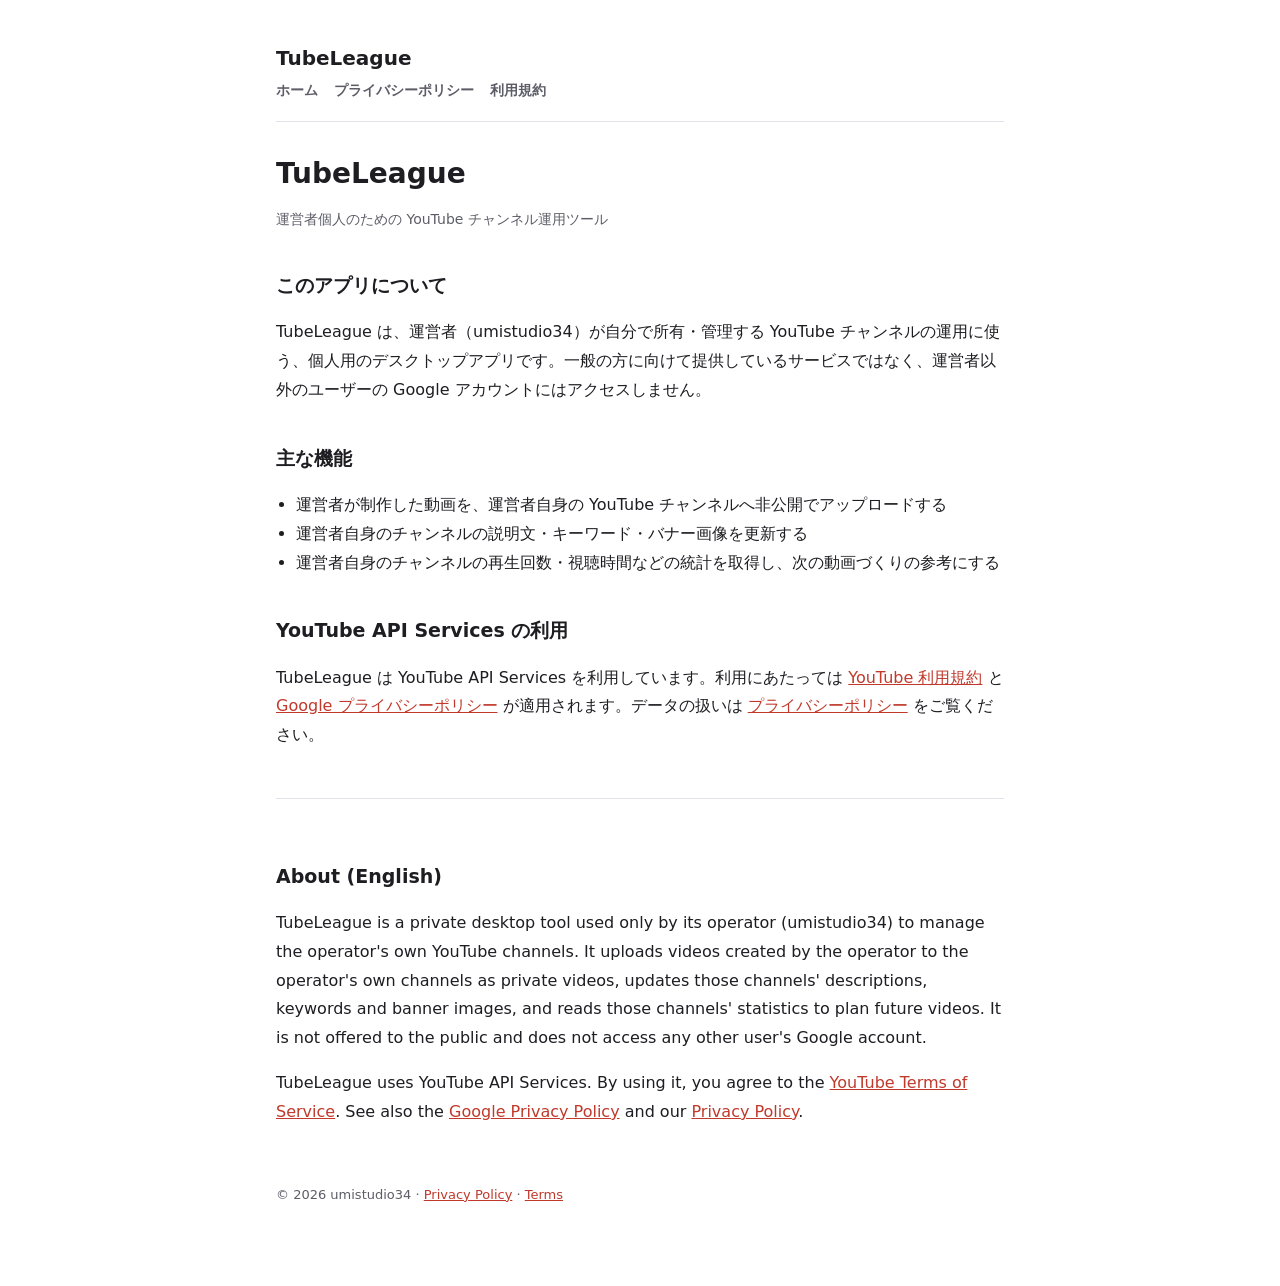
<file: index.html>
<!doctype html>
<html lang="ja">
<head>
<meta charset="utf-8">
<meta name="viewport" content="width=device-width, initial-scale=1">
<title>TubeLeague</title>
<meta name="description" content="TubeLeague は、運営者が自分のYouTubeチャンネルに動画をアップロードし、成績を確認するための個人用ツールです。">
<link rel="stylesheet" href="style.css">
</head>
<body>
<main>
<header>
  <a href="./">TubeLeague</a>
  <nav><a href="./">ホーム</a><a href="privacy.html">プライバシーポリシー</a><a href="terms.html">利用規約</a></nav>
</header>

<h1>TubeLeague</h1>
<p class="muted">運営者個人のための YouTube チャンネル運用ツール</p>

<h2>このアプリについて</h2>
<p>TubeLeague は、運営者（umistudio34）が自分で所有・管理する YouTube チャンネルの運用に使う、個人用のデスクトップアプリです。一般の方に向けて提供しているサービスではなく、運営者以外のユーザーの Google アカウントにはアクセスしません。</p>

<h2>主な機能</h2>
<ul>
  <li>運営者が制作した動画を、運営者自身の YouTube チャンネルへ非公開でアップロードする</li>
  <li>運営者自身のチャンネルの説明文・キーワード・バナー画像を更新する</li>
  <li>運営者自身のチャンネルの再生回数・視聴時間などの統計を取得し、次の動画づくりの参考にする</li>
</ul>

<h2>YouTube API Services の利用</h2>
<p>TubeLeague は YouTube API Services を利用しています。利用にあたっては <a href="https://www.youtube.com/t/terms">YouTube 利用規約</a> と <a href="https://policies.google.com/privacy">Google プライバシーポリシー</a> が適用されます。データの扱いは <a href="privacy.html">プライバシーポリシー</a> をご覧ください。</p>

<section class="lang" lang="en">
<h2>About (English)</h2>
<p>TubeLeague is a private desktop tool used only by its operator (umistudio34) to manage the operator's own YouTube channels. It uploads videos created by the operator to the operator's own channels as private videos, updates those channels' descriptions, keywords and banner images, and reads those channels' statistics to plan future videos. It is not offered to the public and does not access any other user's Google account.</p>
<p>TubeLeague uses YouTube API Services. By using it, you agree to the <a href="https://www.youtube.com/t/terms">YouTube Terms of Service</a>. See also the <a href="https://policies.google.com/privacy">Google Privacy Policy</a> and our <a href="privacy.html">Privacy Policy</a>.</p>
</section>

<footer>© 2026 umistudio34 · <a href="privacy.html">Privacy Policy</a> · <a href="terms.html">Terms</a></footer>
</main>
</body>
</html>
</file>
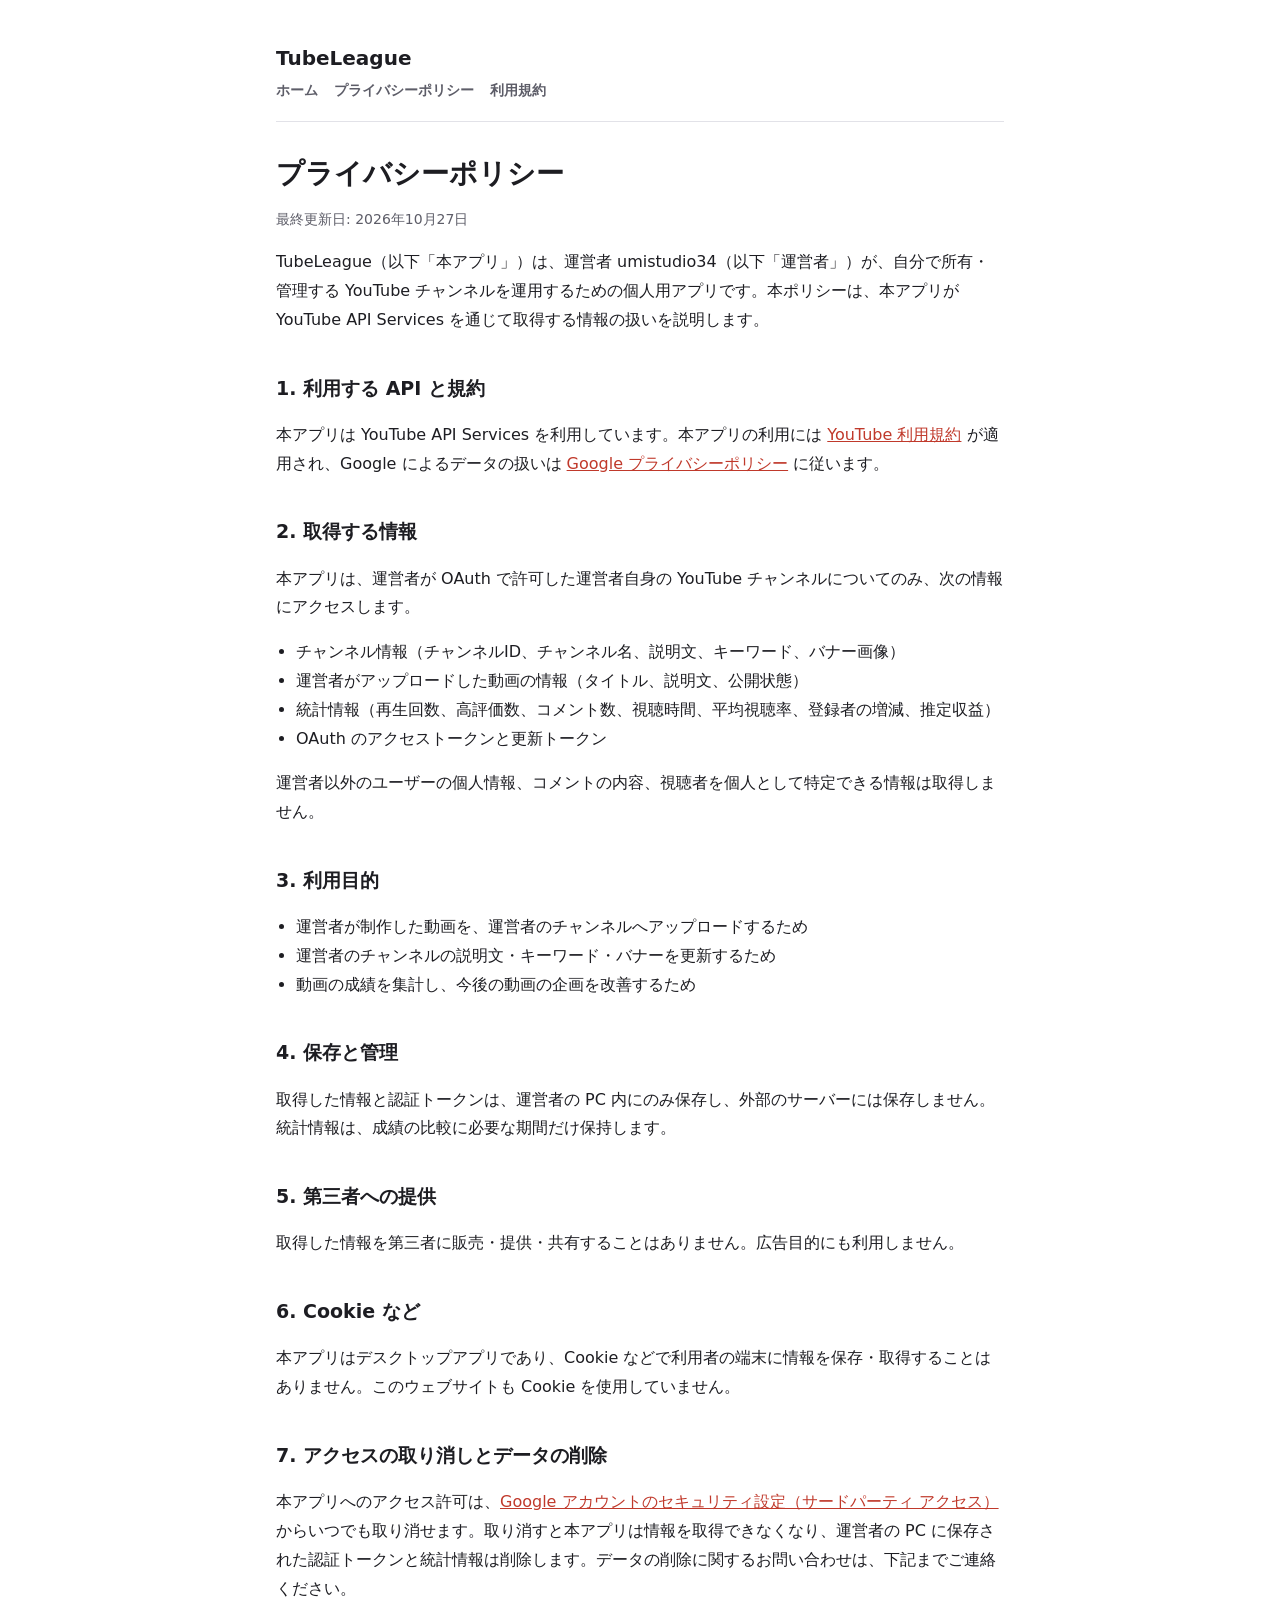
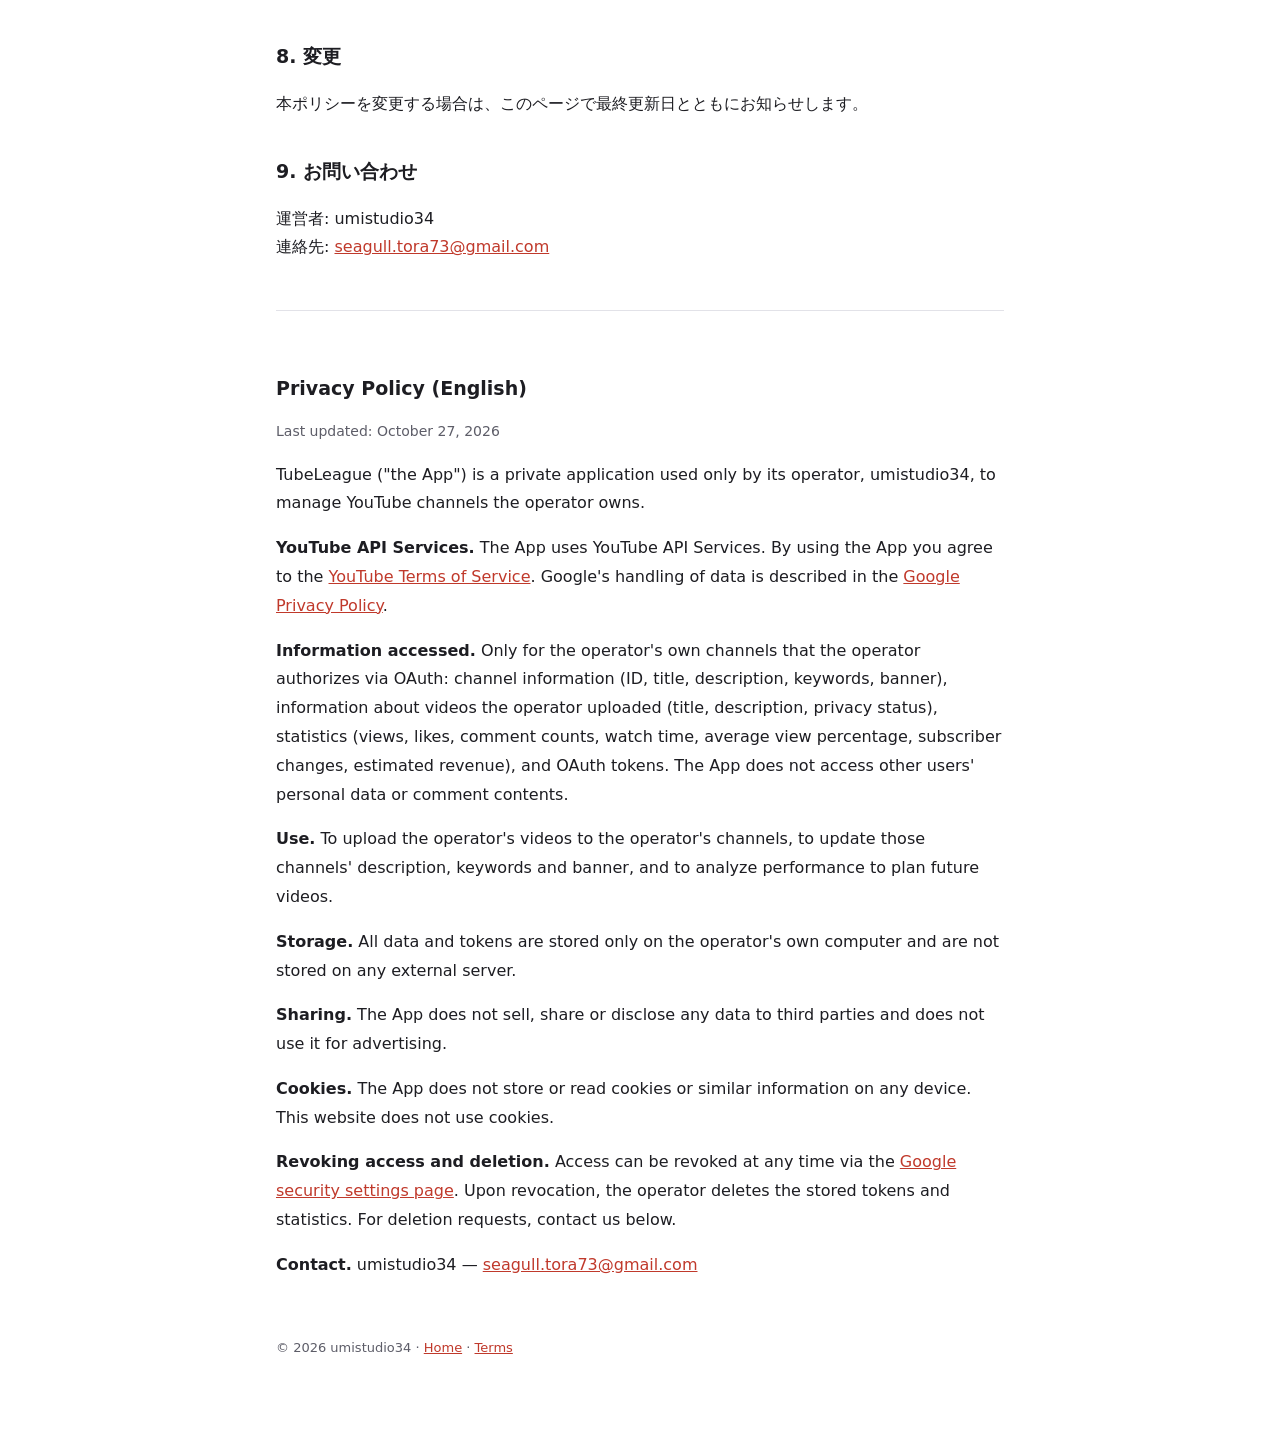
<file: privacy.html>
<!doctype html>
<html lang="ja">
<head>
<meta charset="utf-8">
<meta name="viewport" content="width=device-width, initial-scale=1">
<title>TubeLeague プライバシーポリシー</title>
<link rel="stylesheet" href="style.css">
</head>
<body>
<main>
<header>
  <a href="./">TubeLeague</a>
  <nav><a href="./">ホーム</a><a href="privacy.html">プライバシーポリシー</a><a href="terms.html">利用規約</a></nav>
</header>

<h1>プライバシーポリシー</h1>
<p class="muted">最終更新日: 2026年10月27日</p>

<p>TubeLeague（以下「本アプリ」）は、運営者 umistudio34（以下「運営者」）が、自分で所有・管理する YouTube チャンネルを運用するための個人用アプリです。本ポリシーは、本アプリが YouTube API Services を通じて取得する情報の扱いを説明します。</p>

<h2>1. 利用する API と規約</h2>
<p>本アプリは YouTube API Services を利用しています。本アプリの利用には <a href="https://www.youtube.com/t/terms">YouTube 利用規約</a> が適用され、Google によるデータの扱いは <a href="https://policies.google.com/privacy">Google プライバシーポリシー</a> に従います。</p>

<h2>2. 取得する情報</h2>
<p>本アプリは、運営者が OAuth で許可した運営者自身の YouTube チャンネルについてのみ、次の情報にアクセスします。</p>
<ul>
  <li>チャンネル情報（チャンネルID、チャンネル名、説明文、キーワード、バナー画像）</li>
  <li>運営者がアップロードした動画の情報（タイトル、説明文、公開状態）</li>
  <li>統計情報（再生回数、高評価数、コメント数、視聴時間、平均視聴率、登録者の増減、推定収益）</li>
  <li>OAuth のアクセストークンと更新トークン</li>
</ul>
<p>運営者以外のユーザーの個人情報、コメントの内容、視聴者を個人として特定できる情報は取得しません。</p>

<h2>3. 利用目的</h2>
<ul>
  <li>運営者が制作した動画を、運営者のチャンネルへアップロードするため</li>
  <li>運営者のチャンネルの説明文・キーワード・バナーを更新するため</li>
  <li>動画の成績を集計し、今後の動画の企画を改善するため</li>
</ul>

<h2>4. 保存と管理</h2>
<p>取得した情報と認証トークンは、運営者の PC 内にのみ保存し、外部のサーバーには保存しません。統計情報は、成績の比較に必要な期間だけ保持します。</p>

<h2>5. 第三者への提供</h2>
<p>取得した情報を第三者に販売・提供・共有することはありません。広告目的にも利用しません。</p>

<h2>6. Cookie など</h2>
<p>本アプリはデスクトップアプリであり、Cookie などで利用者の端末に情報を保存・取得することはありません。このウェブサイトも Cookie を使用していません。</p>

<h2>7. アクセスの取り消しとデータの削除</h2>
<p>本アプリへのアクセス許可は、<a href="https://myaccount.google.com/permissions">Google アカウントのセキュリティ設定（サードパーティ アクセス）</a> からいつでも取り消せます。取り消すと本アプリは情報を取得できなくなり、運営者の PC に保存された認証トークンと統計情報は削除します。データの削除に関するお問い合わせは、下記までご連絡ください。</p>

<h2>8. 変更</h2>
<p>本ポリシーを変更する場合は、このページで最終更新日とともにお知らせします。</p>

<h2>9. お問い合わせ</h2>
<p>運営者: umistudio34<br>連絡先: <a href="mailto:seagull.tora73@gmail.com">seagull.tora73@gmail.com</a></p>

<section class="lang" lang="en">
<h2>Privacy Policy (English)</h2>
<p class="muted">Last updated: October 27, 2026</p>
<p>TubeLeague ("the App") is a private application used only by its operator, umistudio34, to manage YouTube channels the operator owns.</p>
<p><b>YouTube API Services.</b> The App uses YouTube API Services. By using the App you agree to the <a href="https://www.youtube.com/t/terms">YouTube Terms of Service</a>. Google's handling of data is described in the <a href="https://policies.google.com/privacy">Google Privacy Policy</a>.</p>
<p><b>Information accessed.</b> Only for the operator's own channels that the operator authorizes via OAuth: channel information (ID, title, description, keywords, banner), information about videos the operator uploaded (title, description, privacy status), statistics (views, likes, comment counts, watch time, average view percentage, subscriber changes, estimated revenue), and OAuth tokens. The App does not access other users' personal data or comment contents.</p>
<p><b>Use.</b> To upload the operator's videos to the operator's channels, to update those channels' description, keywords and banner, and to analyze performance to plan future videos.</p>
<p><b>Storage.</b> All data and tokens are stored only on the operator's own computer and are not stored on any external server.</p>
<p><b>Sharing.</b> The App does not sell, share or disclose any data to third parties and does not use it for advertising.</p>
<p><b>Cookies.</b> The App does not store or read cookies or similar information on any device. This website does not use cookies.</p>
<p><b>Revoking access and deletion.</b> Access can be revoked at any time via the <a href="https://security.google.com/settings/security/permissions">Google security settings page</a>. Upon revocation, the operator deletes the stored tokens and statistics. For deletion requests, contact us below.</p>
<p><b>Contact.</b> umistudio34 — <a href="mailto:seagull.tora73@gmail.com">seagull.tora73@gmail.com</a></p>
</section>

<footer>© 2026 umistudio34 · <a href="./">Home</a> · <a href="terms.html">Terms</a></footer>
</main>
</body>
</html>
</file>
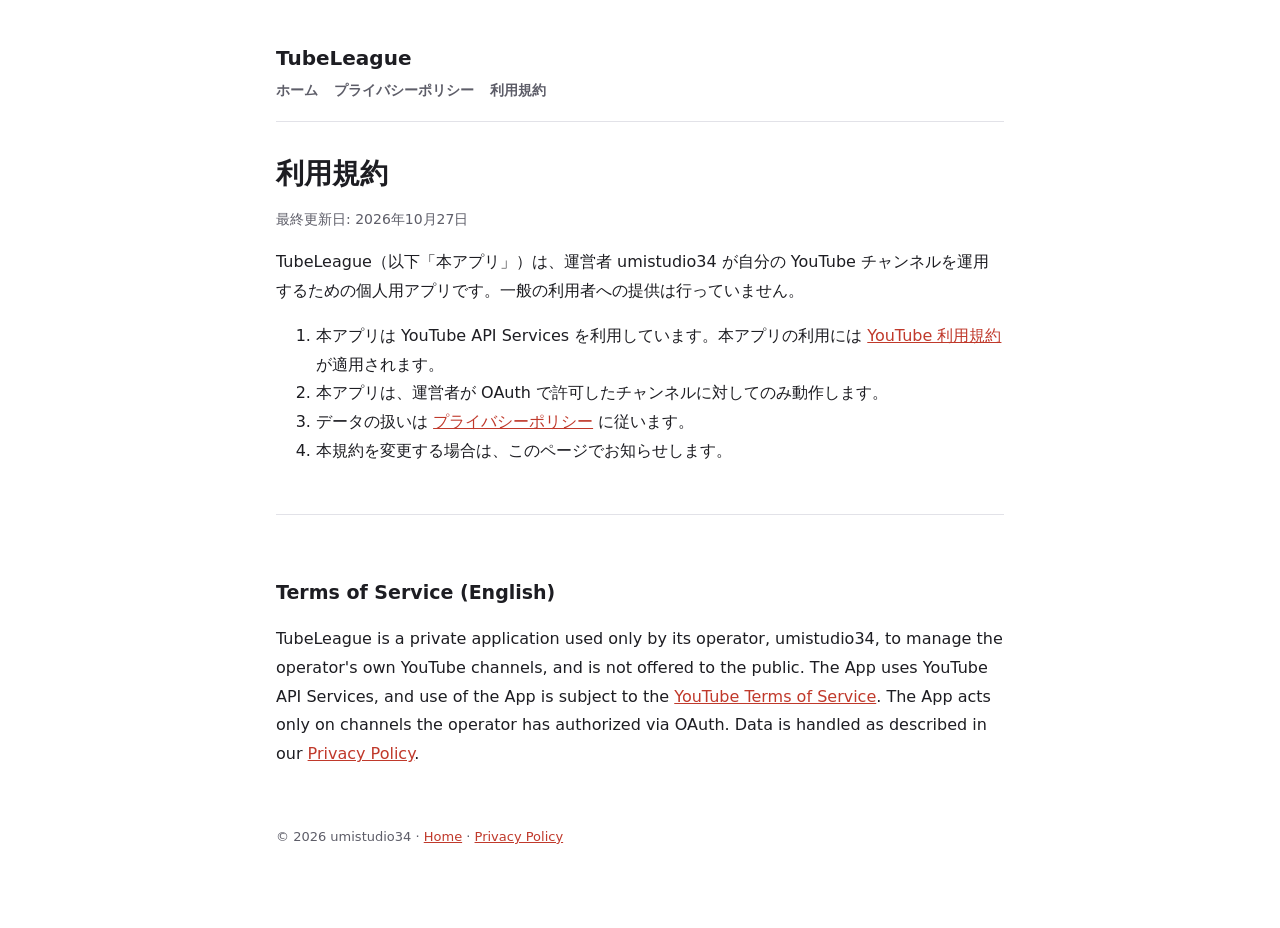
<file: terms.html>
<!doctype html>
<html lang="ja">
<head>
<meta charset="utf-8">
<meta name="viewport" content="width=device-width, initial-scale=1">
<title>TubeLeague 利用規約</title>
<link rel="stylesheet" href="style.css">
</head>
<body>
<main>
<header>
  <a href="./">TubeLeague</a>
  <nav><a href="./">ホーム</a><a href="privacy.html">プライバシーポリシー</a><a href="terms.html">利用規約</a></nav>
</header>

<h1>利用規約</h1>
<p class="muted">最終更新日: 2026年10月27日</p>

<p>TubeLeague（以下「本アプリ」）は、運営者 umistudio34 が自分の YouTube チャンネルを運用するための個人用アプリです。一般の利用者への提供は行っていません。</p>
<ol>
  <li>本アプリは YouTube API Services を利用しています。本アプリの利用には <a href="https://www.youtube.com/t/terms">YouTube 利用規約</a> が適用されます。</li>
  <li>本アプリは、運営者が OAuth で許可したチャンネルに対してのみ動作します。</li>
  <li>データの扱いは <a href="privacy.html">プライバシーポリシー</a> に従います。</li>
  <li>本規約を変更する場合は、このページでお知らせします。</li>
</ol>

<section class="lang" lang="en">
<h2>Terms of Service (English)</h2>
<p>TubeLeague is a private application used only by its operator, umistudio34, to manage the operator's own YouTube channels, and is not offered to the public. The App uses YouTube API Services, and use of the App is subject to the <a href="https://www.youtube.com/t/terms">YouTube Terms of Service</a>. The App acts only on channels the operator has authorized via OAuth. Data is handled as described in our <a href="privacy.html">Privacy Policy</a>.</p>
</section>

<footer>© 2026 umistudio34 · <a href="./">Home</a> · <a href="privacy.html">Privacy Policy</a></footer>
</main>
</body>
</html>
</file>
<file: style.css>
:root { --bg: #ffffff; --fg: #1d1d22; --muted: #5d5d68; --line: #e2e2e8; --accent: #c0392b; }
@media (prefers-color-scheme: dark) {
  :root { --bg: #131318; --fg: #ececf1; --muted: #a2a2ae; --line: #2c2c36; --accent: #ef6a5a; }
}
* { box-sizing: border-box; }
body { margin: 0; background: var(--bg); color: var(--fg); font: 16px/1.8 "BIZ UDPGothic", "Hiragino Sans", "Noto Sans JP", system-ui, sans-serif; }
main { max-width: 760px; margin: 0 auto; padding: 40px 16px 80px; }
header { border-bottom: 1px solid var(--line); margin-bottom: 32px; padding-bottom: 16px; }
header a { color: var(--fg); text-decoration: none; font-weight: 700; font-size: 20px; }
nav a { color: var(--muted); margin-right: 16px; font-size: 14px; }
h1 { font-size: 28px; line-height: 1.4; margin: 0 0 8px; }
h2 { font-size: 19px; margin: 36px 0 8px; }
p, li { color: var(--fg); }
.muted { color: var(--muted); font-size: 14px; }
a { color: var(--accent); }
ul { padding-left: 20px; }
.lang { border-top: 1px solid var(--line); margin-top: 48px; padding-top: 24px; }
footer { margin-top: 56px; color: var(--muted); font-size: 13px; }
</file>
